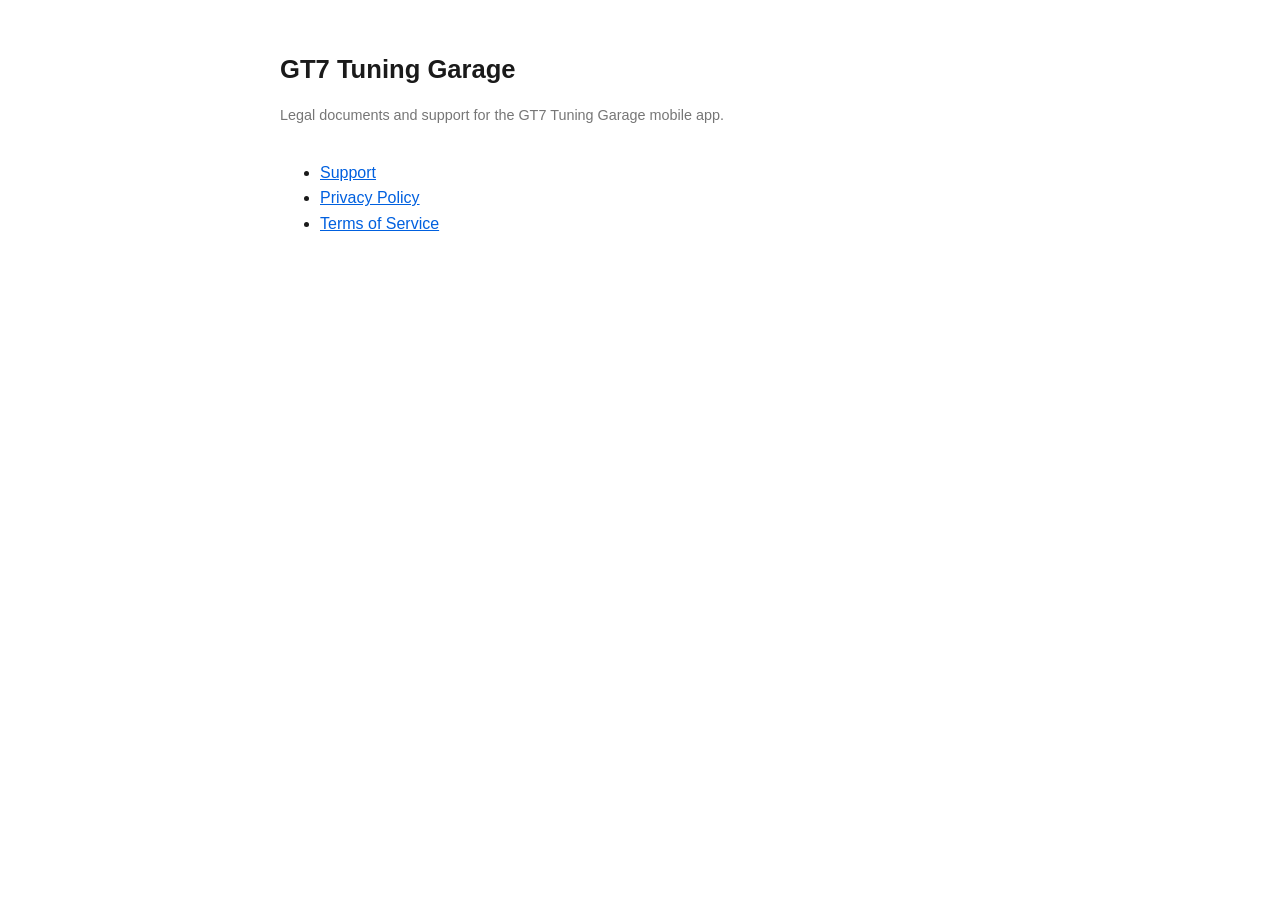
<file: index.html>
<!DOCTYPE html>
<html lang="en">
<head>
<meta charset="utf-8">
<meta name="viewport" content="width=device-width, initial-scale=1">
<title>GT7 Tuning Garage — Legal & Support</title>
<link rel="stylesheet" href="style.css">
</head>
<body>
<h1>GT7 Tuning Garage</h1>
<p class="meta">Legal documents and support for the GT7 Tuning Garage mobile app.</p>
<ul>
<li><a href="support.html">Support</a></li>
<li><a href="privacy.html">Privacy Policy</a></li>
<li><a href="terms.html">Terms of Service</a></li>
</ul>
</body>
</html>
</file>
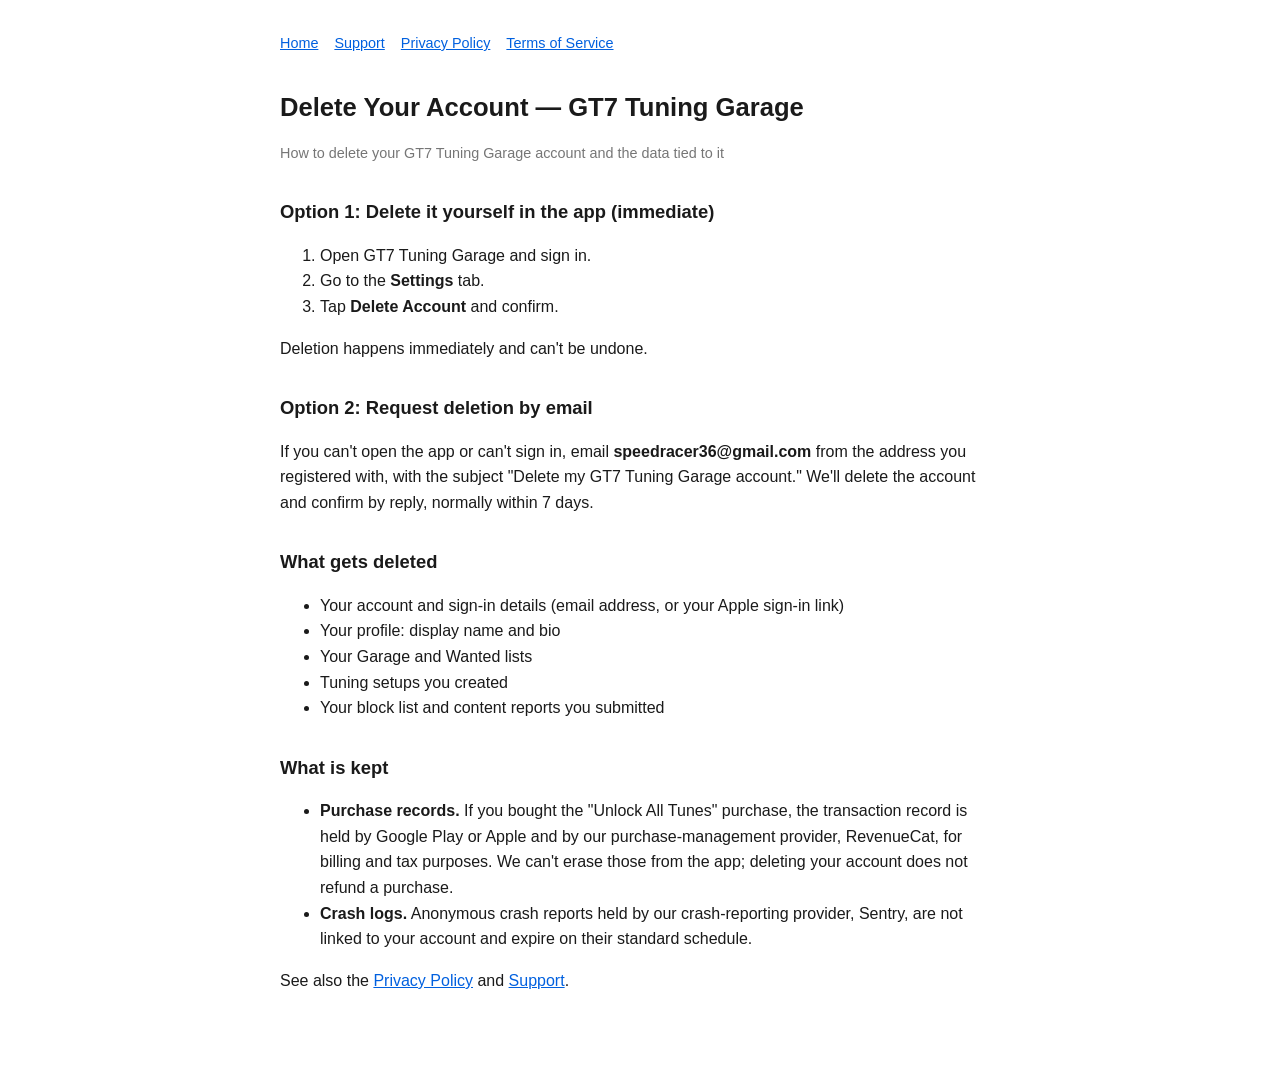
<file: delete-account.html>
<!DOCTYPE html>
<html lang="en">
<head>
<meta charset="utf-8">
<meta name="viewport" content="width=device-width, initial-scale=1">
<title>Delete Your Account — GT7 Tuning Garage</title>
<link rel="stylesheet" href="style.css">
</head>
<body>
<nav><a href="index.html">Home</a><a href="support.html">Support</a><a href="privacy.html">Privacy Policy</a><a href="terms.html">Terms of Service</a></nav>
<h1>Delete Your Account — GT7 Tuning Garage</h1>
<p class="meta">How to delete your GT7 Tuning Garage account and the data tied to it</p>

<h2>Option 1: Delete it yourself in the app (immediate)</h2>
<ol>
<li>Open GT7 Tuning Garage and sign in.</li>
<li>Go to the <strong>Settings</strong> tab.</li>
<li>Tap <strong>Delete Account</strong> and confirm.</li>
</ol>
<p>Deletion happens immediately and can't be undone.</p>

<h2>Option 2: Request deletion by email</h2>
<p>If you can't open the app or can't sign in, email <strong>speedracer36@gmail.com</strong> from the address you registered with, with the subject "Delete my GT7 Tuning Garage account." We'll delete the account and confirm by reply, normally within 7 days.</p>

<h2>What gets deleted</h2>
<ul>
<li>Your account and sign-in details (email address, or your Apple sign-in link)</li>
<li>Your profile: display name and bio</li>
<li>Your Garage and Wanted lists</li>
<li>Tuning setups you created</li>
<li>Your block list and content reports you submitted</li>
</ul>

<h2>What is kept</h2>
<ul>
<li><strong>Purchase records.</strong> If you bought the "Unlock All Tunes" purchase, the transaction record is held by Google Play or Apple and by our purchase-management provider, RevenueCat, for billing and tax purposes. We can't erase those from the app; deleting your account does not refund a purchase.</li>
<li><strong>Crash logs.</strong> Anonymous crash reports held by our crash-reporting provider, Sentry, are not linked to your account and expire on their standard schedule.</li>
</ul>

<p>See also the <a href="privacy.html">Privacy Policy</a> and <a href="support.html">Support</a>.</p>
</body>
</html>
</file>
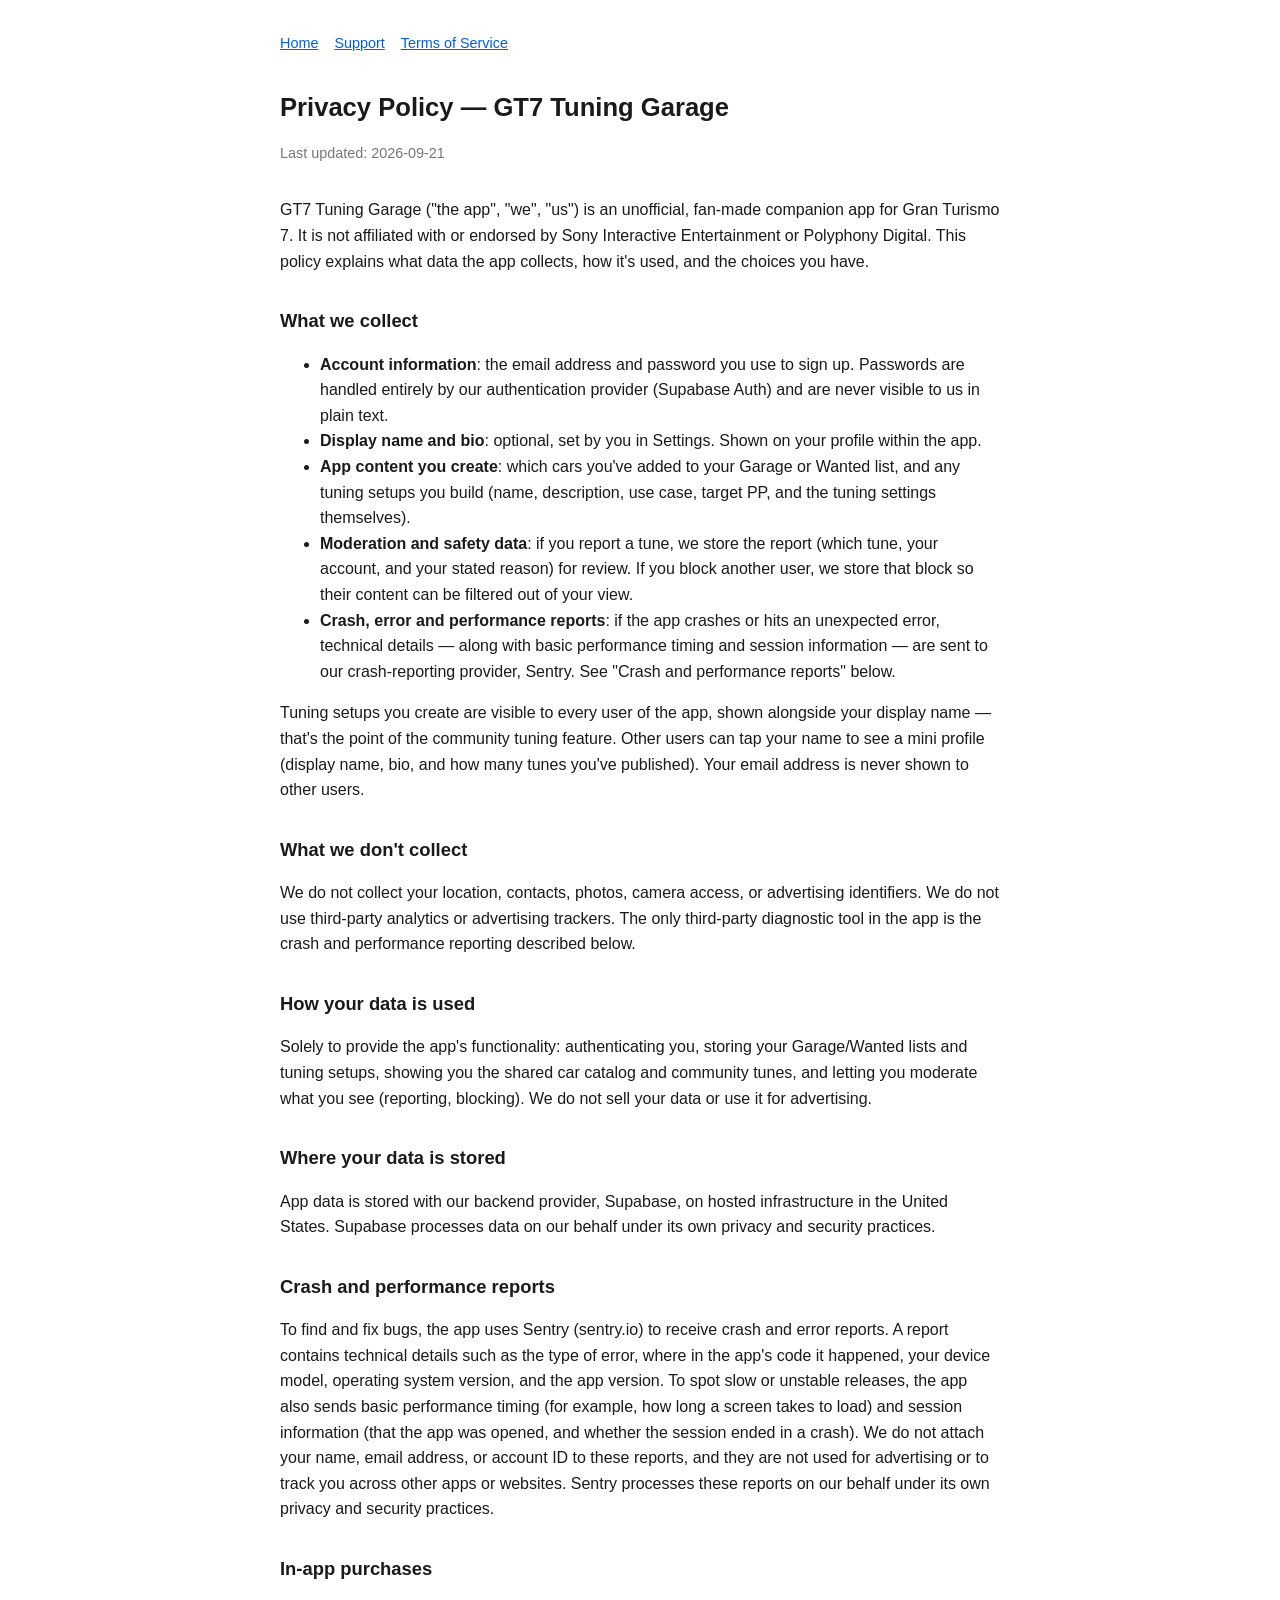
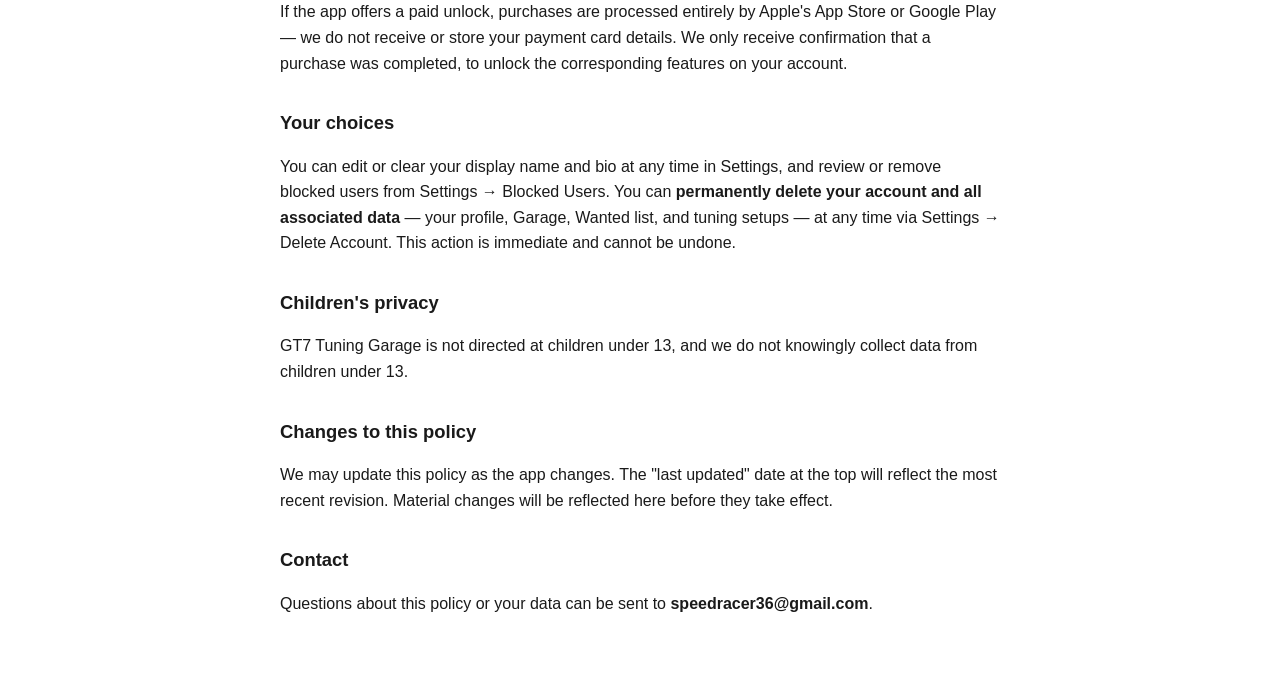
<file: privacy.html>
<!DOCTYPE html>
<html lang="en">
<head>
<meta charset="utf-8">
<meta name="viewport" content="width=device-width, initial-scale=1">
<title>Privacy Policy — GT7 Tuning Garage</title>
<link rel="stylesheet" href="style.css">
</head>
<body>
<nav><a href="index.html">Home</a><a href="support.html">Support</a><a href="terms.html">Terms of Service</a></nav>
<h1>Privacy Policy — GT7 Tuning Garage</h1>
<p class="meta">Last updated: 2026-09-21</p>

<p>GT7 Tuning Garage ("the app", "we", "us") is an unofficial, fan-made companion app for Gran Turismo 7. It is not affiliated with or endorsed by Sony Interactive Entertainment or Polyphony Digital. This policy explains what data the app collects, how it's used, and the choices you have.</p>

<h2>What we collect</h2>
<ul>
<li><strong>Account information</strong>: the email address and password you use to sign up. Passwords are handled entirely by our authentication provider (Supabase Auth) and are never visible to us in plain text.</li>
<li><strong>Display name and bio</strong>: optional, set by you in Settings. Shown on your profile within the app.</li>
<li><strong>App content you create</strong>: which cars you've added to your Garage or Wanted list, and any tuning setups you build (name, description, use case, target PP, and the tuning settings themselves).</li>
<li><strong>Moderation and safety data</strong>: if you report a tune, we store the report (which tune, your account, and your stated reason) for review. If you block another user, we store that block so their content can be filtered out of your view.</li>
<li><strong>Crash, error and performance reports</strong>: if the app crashes or hits an unexpected error, technical details — along with basic performance timing and session information — are sent to our crash-reporting provider, Sentry. See "Crash and performance reports" below.</li>
</ul>
<p>Tuning setups you create are visible to every user of the app, shown alongside your display name — that's the point of the community tuning feature. Other users can tap your name to see a mini profile (display name, bio, and how many tunes you've published). Your email address is never shown to other users.</p>

<h2>What we don't collect</h2>
<p>We do not collect your location, contacts, photos, camera access, or advertising identifiers. We do not use third-party analytics or advertising trackers. The only third-party diagnostic tool in the app is the crash and performance reporting described below.</p>

<h2>How your data is used</h2>
<p>Solely to provide the app's functionality: authenticating you, storing your Garage/Wanted lists and tuning setups, showing you the shared car catalog and community tunes, and letting you moderate what you see (reporting, blocking). We do not sell your data or use it for advertising.</p>

<h2>Where your data is stored</h2>
<p>App data is stored with our backend provider, Supabase, on hosted infrastructure in the United States. Supabase processes data on our behalf under its own privacy and security practices.</p>

<h2>Crash and performance reports</h2>
<p>To find and fix bugs, the app uses Sentry (sentry.io) to receive crash and error reports. A report contains technical details such as the type of error, where in the app's code it happened, your device model, operating system version, and the app version. To spot slow or unstable releases, the app also sends basic performance timing (for example, how long a screen takes to load) and session information (that the app was opened, and whether the session ended in a crash). We do not attach your name, email address, or account ID to these reports, and they are not used for advertising or to track you across other apps or websites. Sentry processes these reports on our behalf under its own privacy and security practices.</p>

<h2>In-app purchases</h2>
<p>If the app offers a paid unlock, purchases are processed entirely by Apple's App Store or Google Play — we do not receive or store your payment card details. We only receive confirmation that a purchase was completed, to unlock the corresponding features on your account.</p>

<h2>Your choices</h2>
<p>You can edit or clear your display name and bio at any time in Settings, and review or remove blocked users from Settings → Blocked Users. You can <strong>permanently delete your account and all associated data</strong> — your profile, Garage, Wanted list, and tuning setups — at any time via Settings → Delete Account. This action is immediate and cannot be undone.</p>

<h2>Children's privacy</h2>
<p>GT7 Tuning Garage is not directed at children under 13, and we do not knowingly collect data from children under 13.</p>

<h2>Changes to this policy</h2>
<p>We may update this policy as the app changes. The "last updated" date at the top will reflect the most recent revision. Material changes will be reflected here before they take effect.</p>

<h2>Contact</h2>
<p>Questions about this policy or your data can be sent to <strong>speedracer36@gmail.com</strong>.</p>
</body>
</html>
</file>
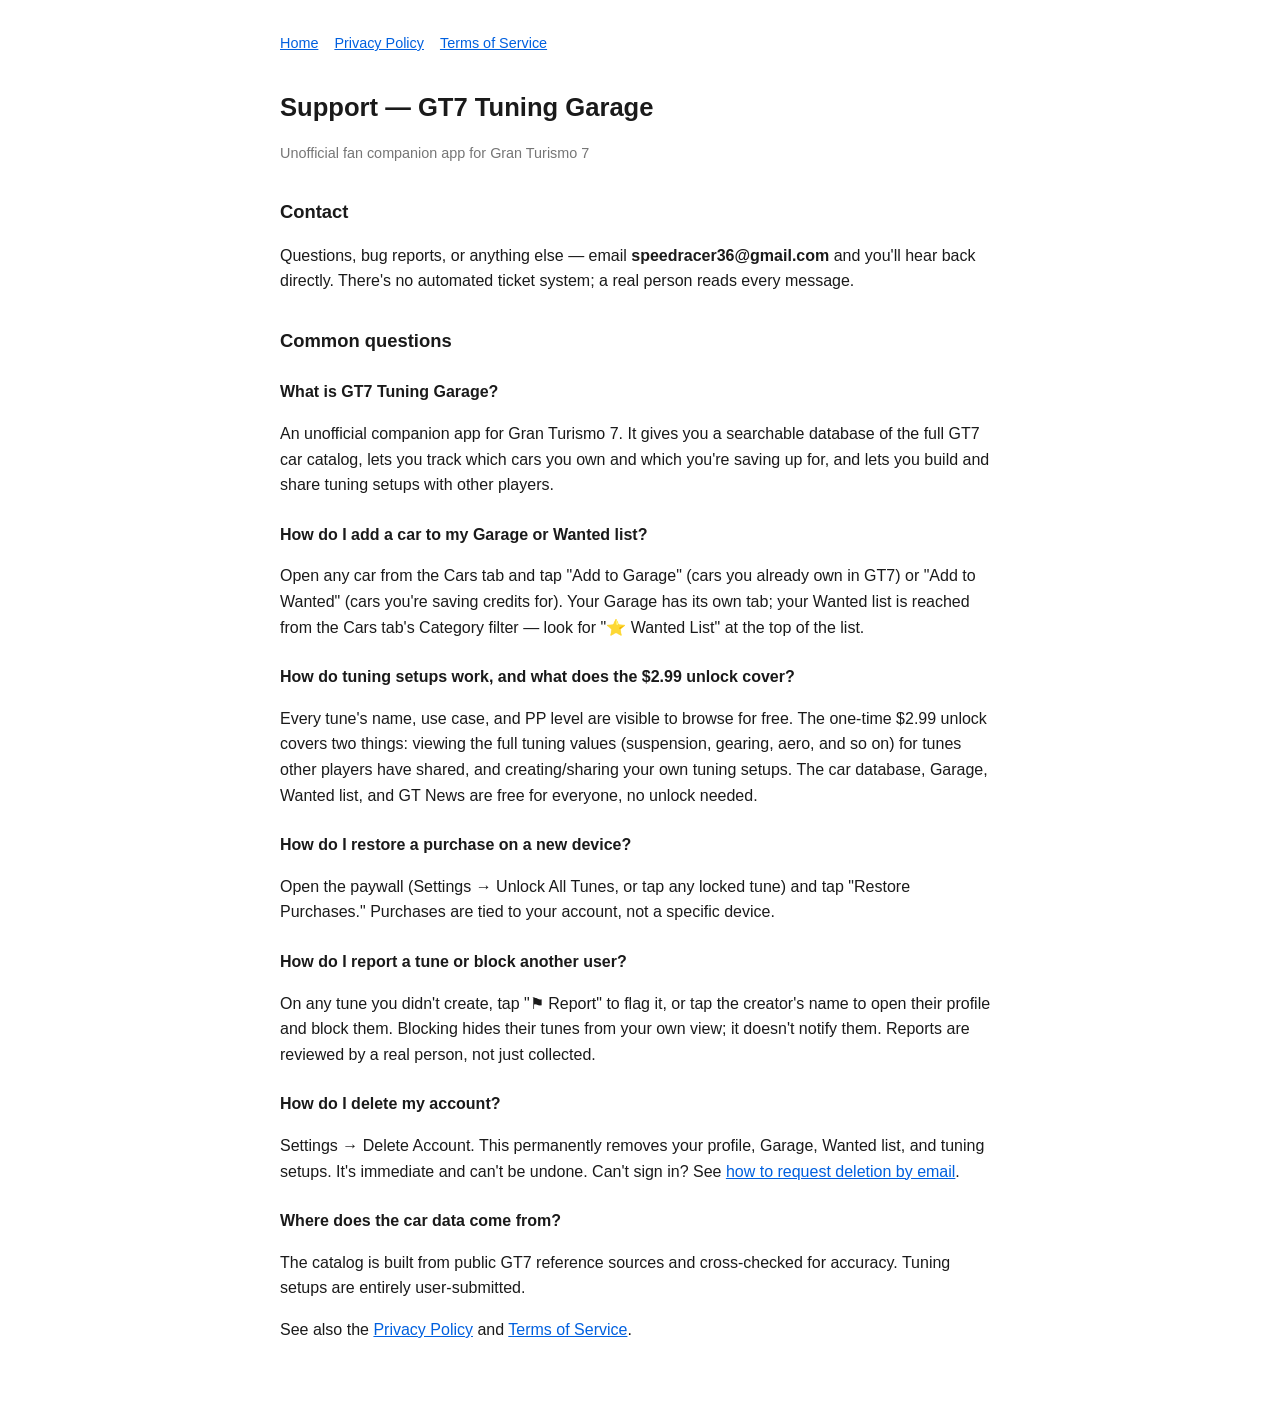
<file: support.html>
<!DOCTYPE html>
<html lang="en">
<head>
<meta charset="utf-8">
<meta name="viewport" content="width=device-width, initial-scale=1">
<title>Support — GT7 Tuning Garage</title>
<link rel="stylesheet" href="style.css">
</head>
<body>
<nav><a href="index.html">Home</a><a href="privacy.html">Privacy Policy</a><a href="terms.html">Terms of Service</a></nav>
<h1>Support — GT7 Tuning Garage</h1>
<p class="meta">Unofficial fan companion app for Gran Turismo 7</p>

<h2>Contact</h2>
<p>Questions, bug reports, or anything else — email <strong>speedracer36@gmail.com</strong> and you'll hear back directly. There's no automated ticket system; a real person reads every message.</p>

<h2>Common questions</h2>

<h3>What is GT7 Tuning Garage?</h3>
<p>An unofficial companion app for Gran Turismo 7. It gives you a searchable database of the full GT7 car catalog, lets you track which cars you own and which you're saving up for, and lets you build and share tuning setups with other players.</p>

<h3>How do I add a car to my Garage or Wanted list?</h3>
<p>Open any car from the Cars tab and tap "Add to Garage" (cars you already own in GT7) or "Add to Wanted" (cars you're saving credits for). Your Garage has its own tab; your Wanted list is reached from the Cars tab's Category filter — look for "⭐ Wanted List" at the top of the list.</p>

<h3>How do tuning setups work, and what does the $2.99 unlock cover?</h3>
<p>Every tune's name, use case, and PP level are visible to browse for free. The one-time $2.99 unlock covers two things: viewing the full tuning values (suspension, gearing, aero, and so on) for tunes other players have shared, and creating/sharing your own tuning setups. The car database, Garage, Wanted list, and GT News are free for everyone, no unlock needed.</p>

<h3>How do I restore a purchase on a new device?</h3>
<p>Open the paywall (Settings → Unlock All Tunes, or tap any locked tune) and tap "Restore Purchases." Purchases are tied to your account, not a specific device.</p>

<h3>How do I report a tune or block another user?</h3>
<p>On any tune you didn't create, tap "⚑ Report" to flag it, or tap the creator's name to open their profile and block them. Blocking hides their tunes from your own view; it doesn't notify them. Reports are reviewed by a real person, not just collected.</p>

<h3>How do I delete my account?</h3>
<p>Settings → Delete Account. This permanently removes your profile, Garage, Wanted list, and tuning setups. It's immediate and can't be undone. Can't sign in? See <a href="delete-account.html">how to request deletion by email</a>.</p>

<h3>Where does the car data come from?</h3>
<p>The catalog is built from public GT7 reference sources and cross-checked for accuracy. Tuning setups are entirely user-submitted.</p>

<p>See also the <a href="privacy.html">Privacy Policy</a> and <a href="terms.html">Terms of Service</a>.</p>
</body>
</html>
</file>
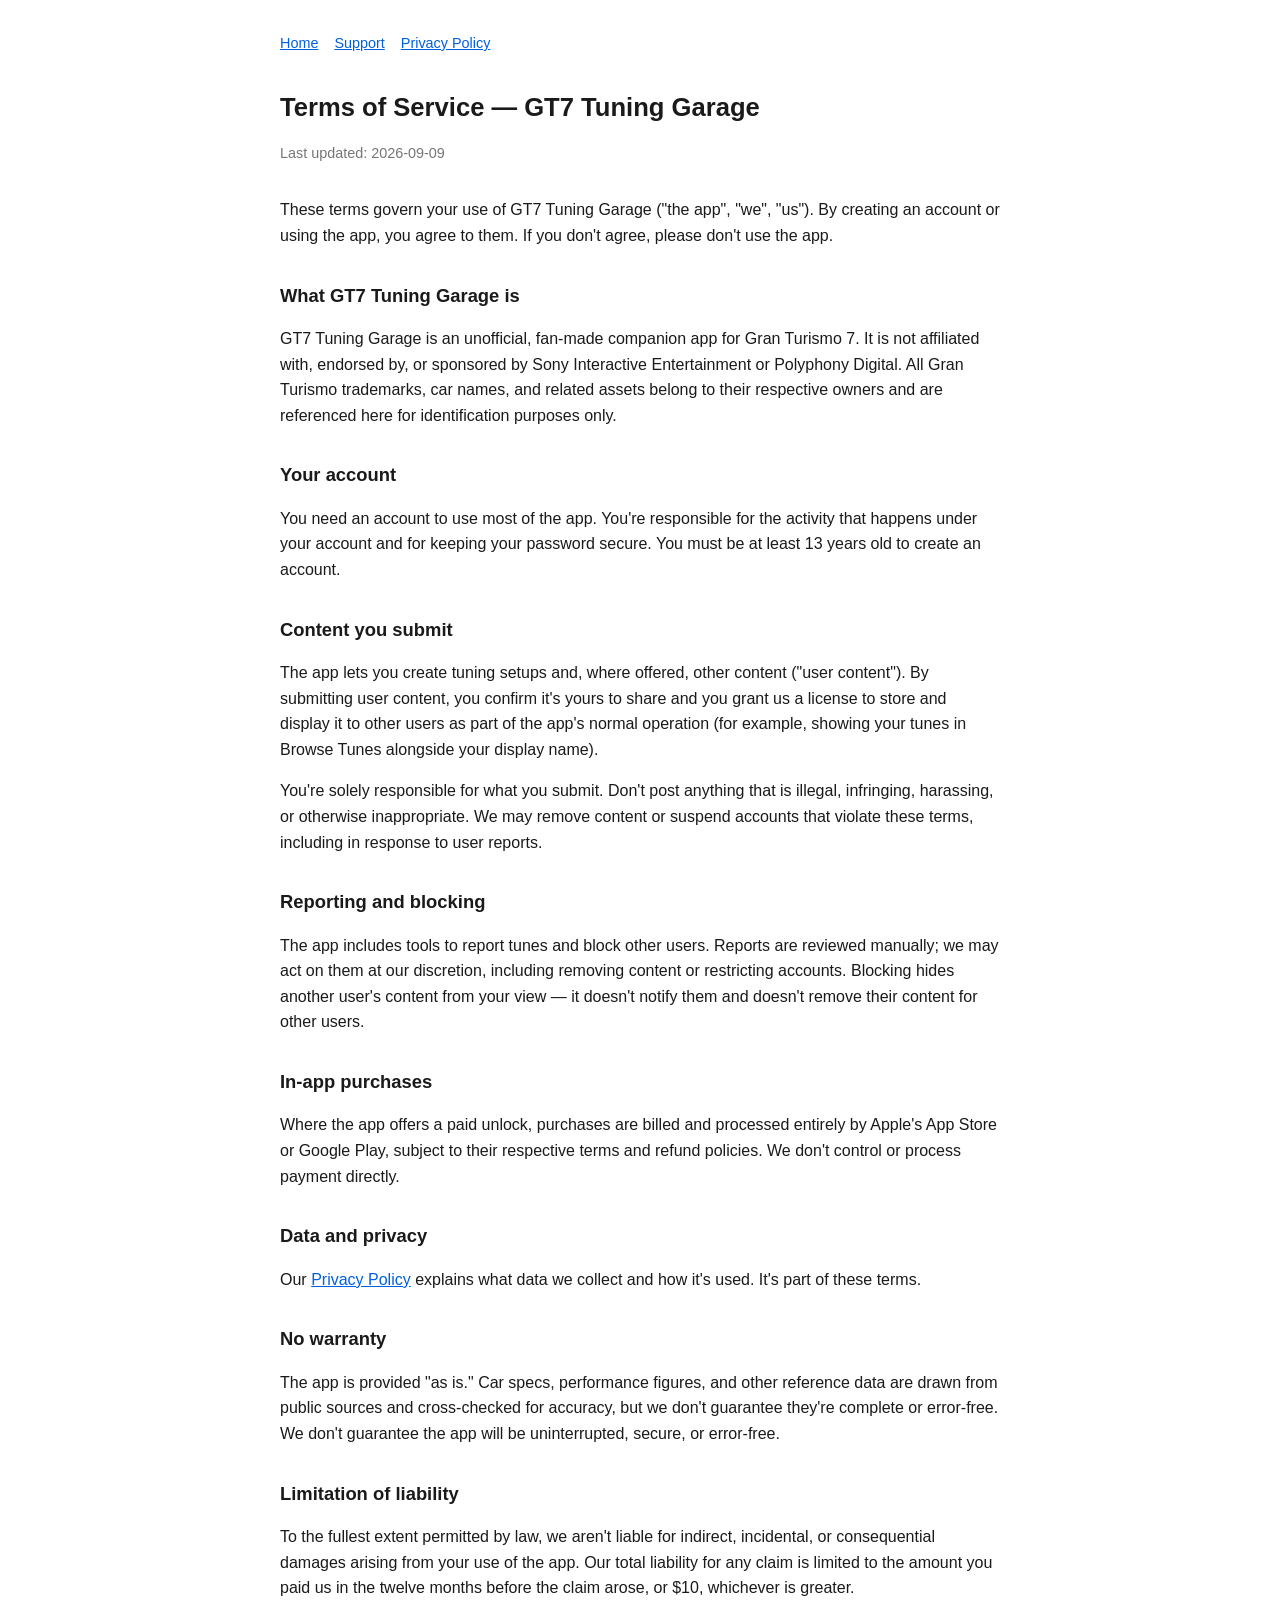
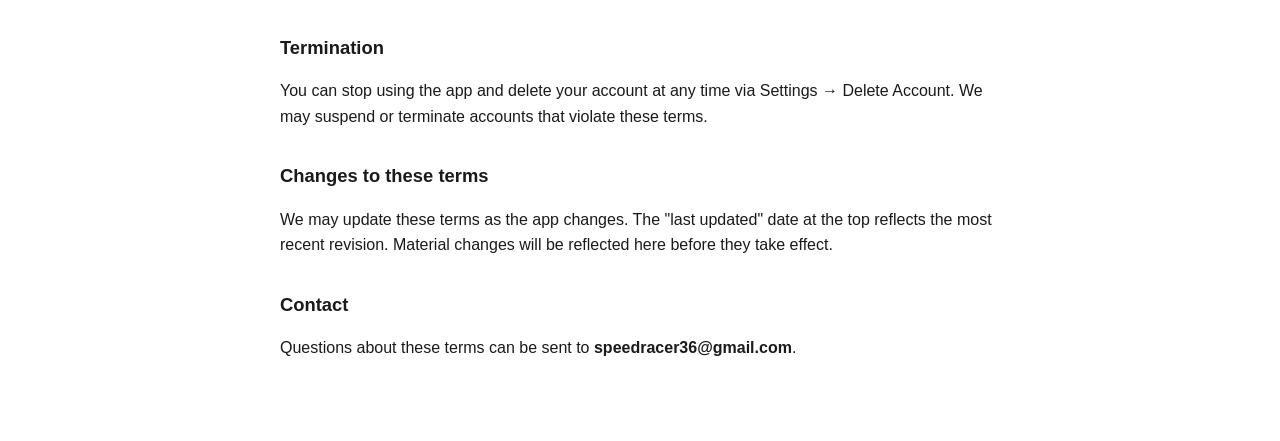
<file: terms.html>
<!DOCTYPE html>
<html lang="en">
<head>
<meta charset="utf-8">
<meta name="viewport" content="width=device-width, initial-scale=1">
<title>Terms of Service — GT7 Tuning Garage</title>
<link rel="stylesheet" href="style.css">
</head>
<body>
<nav><a href="index.html">Home</a><a href="support.html">Support</a><a href="privacy.html">Privacy Policy</a></nav>
<h1>Terms of Service — GT7 Tuning Garage</h1>
<p class="meta">Last updated: 2026-09-09</p>

<p>These terms govern your use of GT7 Tuning Garage ("the app", "we", "us"). By creating an account or using the app, you agree to them. If you don't agree, please don't use the app.</p>

<h2>What GT7 Tuning Garage is</h2>
<p>GT7 Tuning Garage is an unofficial, fan-made companion app for Gran Turismo 7. It is not affiliated with, endorsed by, or sponsored by Sony Interactive Entertainment or Polyphony Digital. All Gran Turismo trademarks, car names, and related assets belong to their respective owners and are referenced here for identification purposes only.</p>

<h2>Your account</h2>
<p>You need an account to use most of the app. You're responsible for the activity that happens under your account and for keeping your password secure. You must be at least 13 years old to create an account.</p>

<h2>Content you submit</h2>
<p>The app lets you create tuning setups and, where offered, other content ("user content"). By submitting user content, you confirm it's yours to share and you grant us a license to store and display it to other users as part of the app's normal operation (for example, showing your tunes in Browse Tunes alongside your display name).</p>
<p>You're solely responsible for what you submit. Don't post anything that is illegal, infringing, harassing, or otherwise inappropriate. We may remove content or suspend accounts that violate these terms, including in response to user reports.</p>

<h2>Reporting and blocking</h2>
<p>The app includes tools to report tunes and block other users. Reports are reviewed manually; we may act on them at our discretion, including removing content or restricting accounts. Blocking hides another user's content from your view — it doesn't notify them and doesn't remove their content for other users.</p>

<h2>In-app purchases</h2>
<p>Where the app offers a paid unlock, purchases are billed and processed entirely by Apple's App Store or Google Play, subject to their respective terms and refund policies. We don't control or process payment directly.</p>

<h2>Data and privacy</h2>
<p>Our <a href="privacy.html">Privacy Policy</a> explains what data we collect and how it's used. It's part of these terms.</p>

<h2>No warranty</h2>
<p>The app is provided "as is." Car specs, performance figures, and other reference data are drawn from public sources and cross-checked for accuracy, but we don't guarantee they're complete or error-free. We don't guarantee the app will be uninterrupted, secure, or error-free.</p>

<h2>Limitation of liability</h2>
<p>To the fullest extent permitted by law, we aren't liable for indirect, incidental, or consequential damages arising from your use of the app. Our total liability for any claim is limited to the amount you paid us in the twelve months before the claim arose, or $10, whichever is greater.</p>

<h2>Termination</h2>
<p>You can stop using the app and delete your account at any time via Settings → Delete Account. We may suspend or terminate accounts that violate these terms.</p>

<h2>Changes to these terms</h2>
<p>We may update these terms as the app changes. The "last updated" date at the top reflects the most recent revision. Material changes will be reflected here before they take effect.</p>

<h2>Contact</h2>
<p>Questions about these terms can be sent to <strong>speedracer36@gmail.com</strong>.</p>
</body>
</html>
</file>
<file: style.css>
:root { color-scheme: light dark; }
body {
  max-width: 720px;
  margin: 0 auto;
  padding: 2rem 1.25rem 4rem;
  font-family: -apple-system, BlinkMacSystemFont, "Segoe UI", Roboto, Helvetica, Arial, sans-serif;
  line-height: 1.6;
  color: #1a1a1a;
  background: #ffffff;
}
@media (prefers-color-scheme: dark) {
  body { color: #e6e6e6; background: #121212; }
  a { color: #6ab0ff; }
  code { background: #1e1e1e; }
}
h1 { font-size: 1.6rem; margin-bottom: 0.25rem; }
h2 { font-size: 1.15rem; margin-top: 2rem; }
h3 { font-size: 1rem; margin-top: 1.5rem; margin-bottom: 0.35rem; }
.meta { color: #767676; font-size: 0.9rem; margin-bottom: 2rem; }
nav { margin-bottom: 2rem; font-size: 0.9rem; }
nav a { margin-right: 1rem; }
a { color: #0060df; }
</file>
